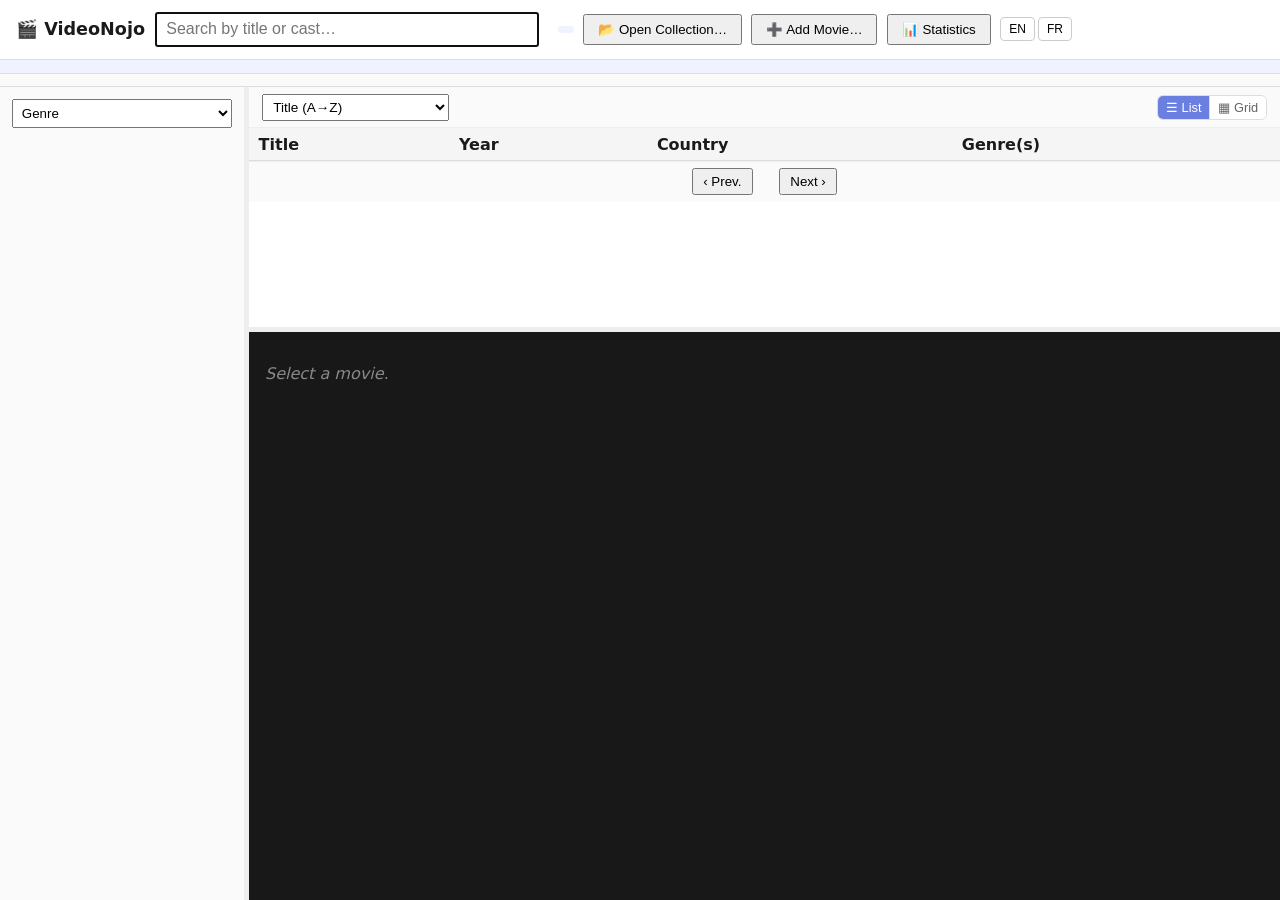
<file: project/app/src/index.html>
<!doctype html>
<html lang="en">
<head>
  <meta charset="utf-8" />
  <title>VideoNojo</title>
  <link rel="stylesheet" href="style.css" />
</head>
<body>
  <header>
    <h1>🎬 VideoNojo</h1>
    <input id="search" type="search" data-i18n-placeholder="search_placeholder" placeholder="Search by title or cast…" autofocus />
    <span id="count"></span>
    <span id="file-badge"></span>
    <button id="open-collection" data-i18n="nav_open">📂 Open Collection…</button>
    <button id="add-movie" data-i18n="nav_add">➕ Add Movie…</button>
    <button id="stats-btn" data-i18n="nav_stats">📊 Statistics</button>
    <span id="lang-toggle">
      <button id="lang-en" type="button">EN</button>
      <button id="lang-fr" type="button">FR</button>
    </span>
    <span id="app-version"></span>
  </header>
  <div id="tabs"></div>
  <div id="azbar"></div>
  <main id="main">
    <aside id="groups">
      <select id="group-field">
        <option value="genres" data-i18n="opt_group_genres">Genre</option>
        <option value="studios" data-i18n="opt_group_studios">Studio</option>
        <option value="formats" data-i18n="opt_group_formats">Format</option>
        <option value="country" data-i18n="opt_group_country">Country</option>
      </select>
      <div id="group-list"></div>
    </aside>
    <div id="splitter-v" title="Drag to resize"></div>
    <div id="right-col">
      <div id="list-pane">
        <div id="list-toolbar">
          <select id="sort">
            <option value="title" data-i18n="opt_sort_title">Title (A→Z)</option>
            <option value="year_desc" data-i18n="opt_sort_year_desc">Year (newest first)</option>
            <option value="rating_desc" data-i18n="opt_sort_rating_desc">Rating (highest first)</option>
            <option value="country" data-i18n="opt_sort_country">Country (A→Z)</option>
            <option value="date_added_desc" data-i18n="opt_sort_date_added">Date added (newest first)</option>
          </select>
          <div id="view-toggle">
            <button id="view-list" class="active" data-i18n="list_view_list">☰ List</button>
            <button id="view-grid" data-i18n="list_view_grid">▦ Grid</button>
          </div>
        </div>
        <table id="movies">
          <thead>
            <tr>
              <th data-k="title" data-i18n="col_title">Title</th>
              <th data-k="release_year" data-i18n="col_year">Year</th>
              <th data-k="country" data-i18n="col_country">Country</th>
              <th data-k="genres" data-i18n="col_genres">Genre(s)</th>
            </tr>
          </thead>
          <tbody></tbody>
        </table>
        <div id="grid-view"></div>
        <div id="pager">
          <button id="prev-page" data-i18n="list_prev">‹ Prev.</button>
          <span id="page-info"></span>
          <button id="next-page" data-i18n="list_next">Next ›</button>
        </div>
      </div>
      <div id="splitter-h" title="Drag to resize"></div>
      <aside id="detail">
        <p id="detail-empty" data-i18n="detail_select">Select a movie.</p>
        <div id="detail-content"></div>
      </aside>
    </div>
  </main>
  <div id="stats-pane"></div>
  <dialog id="add-movie-dialog">
    <form id="add-movie-form" method="dialog">
      <h2 id="add-movie-dialog-title" data-i18n="form_title_add">Add Movie</h2>
      <div class="add-mode-toggle" id="add-mode-toggle">
        <button type="button" class="add-mode-btn" data-mode="manual" data-i18n="add_mode_manual">✍️ Manually</button>
        <button type="button" class="add-mode-btn" data-mode="online" data-i18n="add_mode_online">🔍 Online search</button>
      </div>
      <div id="add-movie-online-panel" class="online-search-panel" style="display: none">
        <p class="add-hint" data-i18n="search_online_hint">Search by title — 2 free sources: Wikidata (films) and TVmaze (TV shows). Results are never merged across sources; pick whichever looks most reliable. Wikidata never has a poster image (film posters are copyrighted); TVmaze usually does.</p>
        <div class="online-search-box">
          <input id="onlineSearchInput" data-i18n-placeholder="search_online_placeholder" placeholder="Title…" />
          <button type="button" id="onlineSearchBtn" data-i18n="search_online_button">Search</button>
        </div>
        <div id="onlineSearchResults" class="online-search-results"></div>
      </div>
      <div id="add-movie-manual-fields">
      <div class="add-cover-field" id="add-movie-cover-field">
        <span class="label" data-i18n="add_cover_label">Cover (optional)</span>
        <button type="button" id="addCoverPickBtn" data-i18n="add_cover_choose">Choose an image…</button>
        <span id="addCoverChosen" class="add-cover-chosen"></span>
      </div>
      <label><span data-i18n="form_label_title">Title</span> <input name="title" required /></label>
      <label><span data-i18n="form_label_year">Release year</span> <input name="release_year" /></label>
      <label><span data-i18n="form_label_rating">Rating (0–5)</span> <input name="rating" type="number" min="0" max="5" /></label>
      <label><span data-i18n="form_label_country">Country</span> <input name="country" list="dl-country" /></label>
      <label><span data-i18n="form_label_series">Series</span> <input name="series" list="dl-series" /></label>
      <label><span data-i18n="form_label_box_set">Box set</span> <input name="box_set" list="dl-box_set" /></label>
      <label><span data-i18n="form_label_genres">Genre(s), comma-separated</span> <input name="genres" list="dl-genres" /></label>
      <label><span data-i18n="form_label_studios">Studio(s), comma-separated</span> <input name="studios" list="dl-studios" /></label>
      <label><span data-i18n="form_label_formats">Format(s), comma-separated</span> <input name="formats" list="dl-formats" /></label>
      <label><span data-i18n="form_label_regions">Region(s), comma-separated</span> <input name="regions" list="dl-regions" /></label>
      <label><span data-i18n="form_label_screen_ratios">Screen ratio(s), comma-separated</span> <input name="screen_ratios" list="dl-screen_ratios" /></label>
      <label><span data-i18n="form_label_subtitles">Subtitle(s), comma-separated</span> <input name="subtitles" list="dl-subtitles" /></label>
      <label><span data-i18n="form_label_audio_tracks">Audio track(s), comma-separated</span> <input name="audio_tracks" list="dl-audio_tracks" /></label>
      <label><span data-i18n="form_label_hdr">HDR, comma-separated</span> <input name="hdr" list="dl-hdr" /></label>
      <label><span data-i18n="form_label_extras">Extra(s), comma-separated</span> <input name="extras" list="dl-extras" /></label>
      <label><span data-i18n="form_label_tags">Tag(s), comma-separated</span> <input name="tags" list="dl-tags" /></label>
      <label><span data-i18n="form_label_actors">Actor(s), comma-separated</span> <input name="actors" list="dl-actors" /></label>
      <label><span data-i18n="form_label_crew">Crew, comma-separated ("Name" or "Name:Role")</span> <input name="crew" list="dl-crew" /></label>
      <datalist id="dl-country"></datalist>
      <datalist id="dl-series"></datalist>
      <datalist id="dl-box_set"></datalist>
      <datalist id="dl-genres"></datalist>
      <datalist id="dl-studios"></datalist>
      <datalist id="dl-formats"></datalist>
      <datalist id="dl-regions"></datalist>
      <datalist id="dl-screen_ratios"></datalist>
      <datalist id="dl-subtitles"></datalist>
      <datalist id="dl-audio_tracks"></datalist>
      <datalist id="dl-hdr"></datalist>
      <datalist id="dl-extras"></datalist>
      <datalist id="dl-tags"></datalist>
      <datalist id="dl-actors"></datalist>
      <datalist id="dl-crew"></datalist>
      <label><span data-i18n="form_label_plot">Plot</span> <textarea name="plot" rows="2"></textarea></label>
      <label><span data-i18n="form_label_notes">Notes</span> <textarea name="notes" rows="2"></textarea></label>
      </div>
      <div id="add-movie-error" class="error"></div>
      <menu>
        <button type="button" id="add-movie-cancel" data-i18n="form_cancel">Cancel</button>
        <button type="submit" id="add-movie-submit" data-i18n="form_next">Next…</button>
      </menu>
    </form>
  </dialog>

  <dialog id="add-preview-dialog">
    <h2 id="add-preview-title"></h2>
    <p id="add-preview-summary"></p>
    <ul id="add-preview-list"></ul>
    <menu>
      <button type="button" id="add-preview-cancel" data-i18n="form_cancel">Cancel</button>
      <button type="button" id="add-preview-confirm" data-i18n="add_preview_confirm">Confirm and add</button>
    </menu>
  </dialog>

  <script type="module" src="app.js"></script>
</body>
</html>
</file>
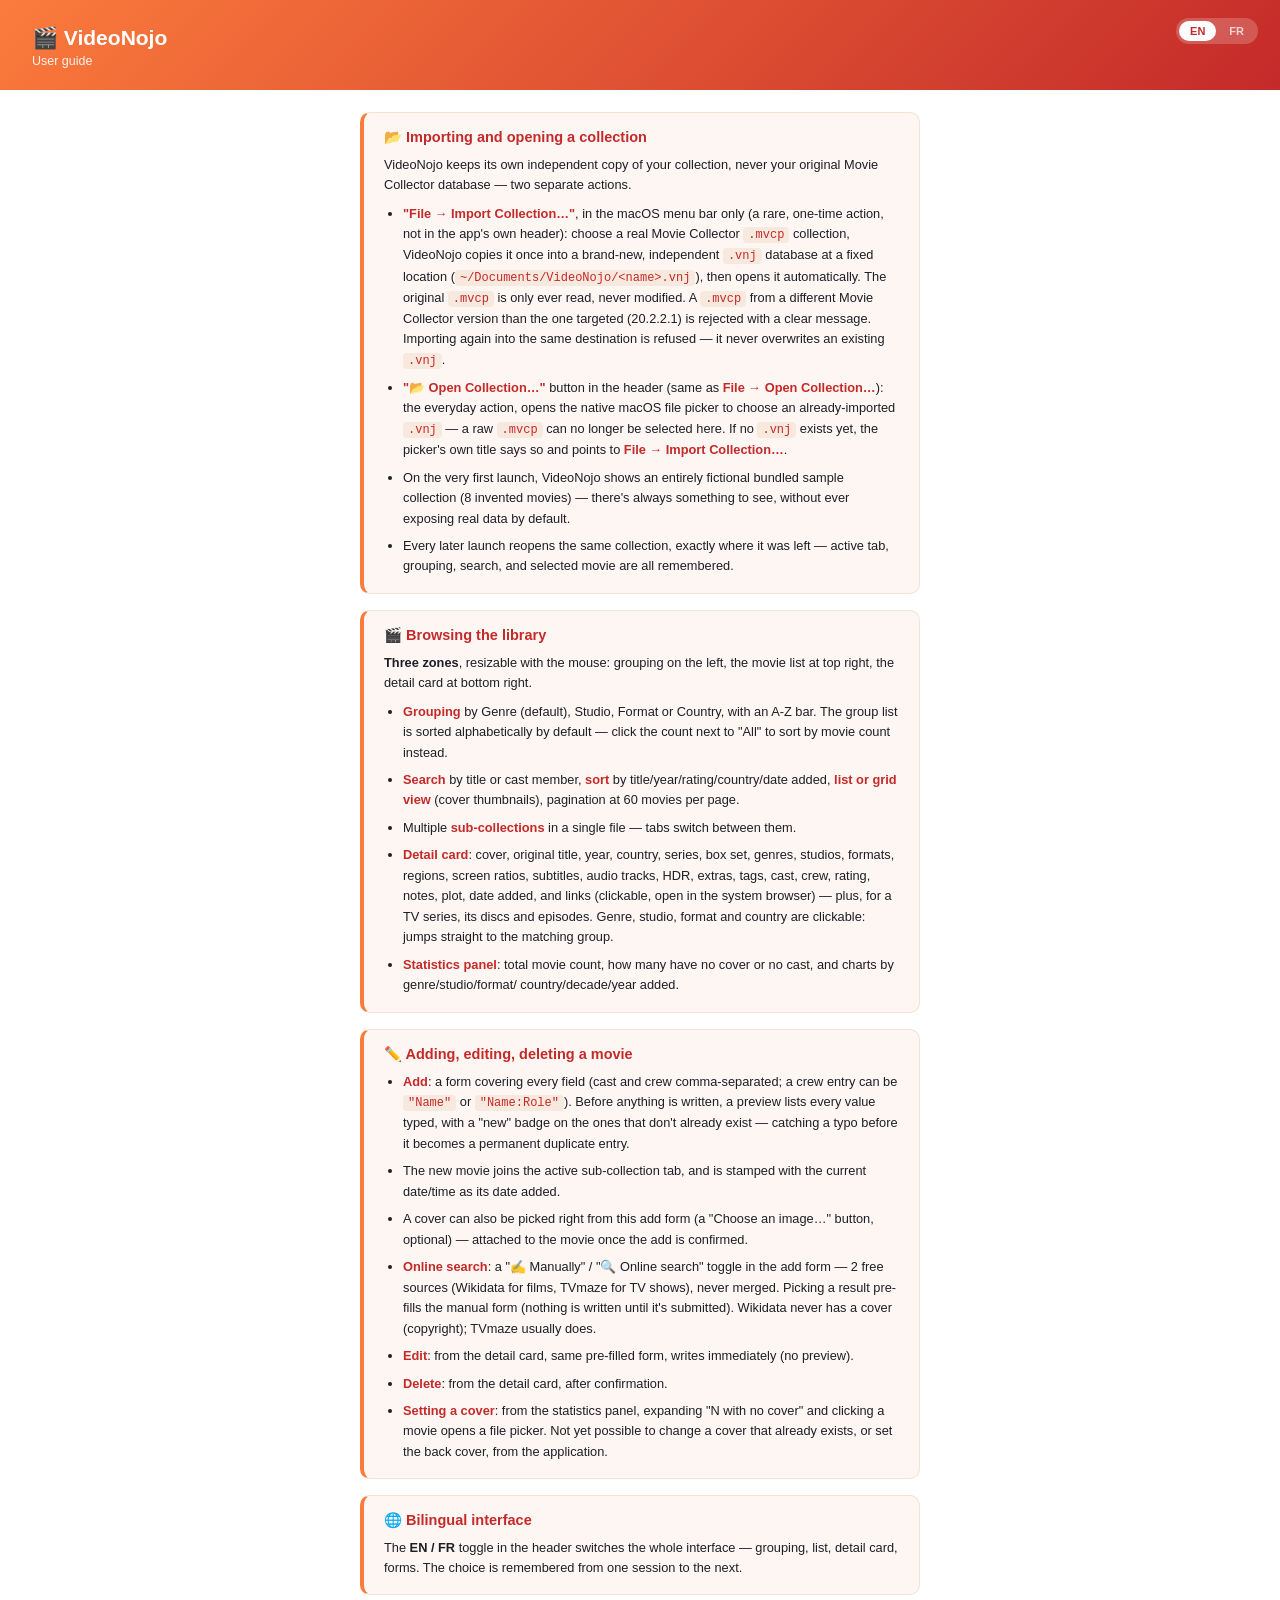
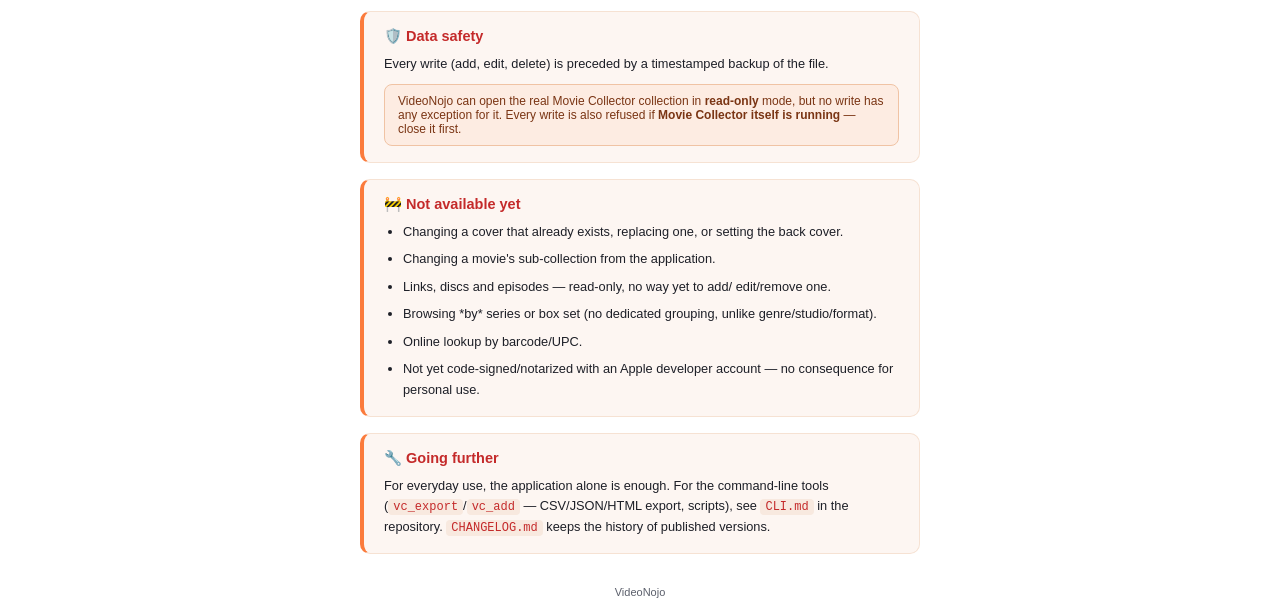
<file: project/app/src/help.html>
<!doctype html>
<html lang="en" data-lang="en">
<head>
<meta charset="utf-8">
<title>VideoNojo — Help</title>
<style>
  :root {
    --accent: #FB7B3C;
    --accent-dark: #C42A2A;
    --bg: #ffffff;
    --text: #1d1f27;
    --muted: #5b5f6b;
    --card-bg: #fdf6f2;
    --card-border: #f6e2d3;
  }
  * { box-sizing: border-box; }
  body {
    margin: 0;
    font-family: -apple-system, BlinkMacSystemFont, "Helvetica Neue", Arial, sans-serif;
    background: var(--bg);
    color: var(--text);
  }
  header.hero {
    background: linear-gradient(135deg, var(--accent) 0%, var(--accent-dark) 100%);
    color: #fff;
    padding: 26px 32px 22px;
    position: relative;
  }
  header.hero h1 { margin: 0 0 4px; font-size: 21px; font-weight: 700; }
  header.hero p.tagline { margin: 0; font-size: 12.5px; opacity: .92; }
  #lang-toggle {
    position: absolute; top: 18px; right: 22px;
    display: flex; gap: 2px;
    background: rgba(255,255,255,.2);
    border-radius: 999px;
    padding: 3px;
  }
  #lang-toggle button {
    border: none; background: transparent; color: #fff;
    font-size: 11px; font-weight: 700; padding: 4px 11px;
    border-radius: 999px; cursor: pointer; opacity: .75;
    font-family: inherit;
  }
  #lang-toggle button.active { background: #fff; color: var(--accent-dark); opacity: 1; }
  main { max-width: 620px; margin: 0 auto; padding: 22px 30px 12px; }
  section.card {
    background: var(--card-bg);
    border: 1px solid var(--card-border);
    border-left: 4px solid var(--accent);
    border-radius: 10px;
    padding: 16px 20px;
    margin-bottom: 16px;
  }
  section.card h2 {
    margin: 0 0 9px;
    font-size: 14.5px;
    font-weight: 700;
    color: var(--accent-dark);
  }
  section.card p { margin: 0 0 9px; font-size: 12.8px; line-height: 1.55; color: var(--text); }
  section.card p:last-child { margin-bottom: 0; }
  section.card ul { margin: 0; padding-left: 19px; }
  section.card li { font-size: 12.8px; line-height: 1.6; margin-bottom: 7px; }
  section.card li:last-child { margin-bottom: 0; }
  section.card li b { color: var(--accent-dark); }
  .note {
    background: #fff8e8; border: 1px solid #f0dca0; color: #6b5420;
    border-radius: 8px; padding: 9px 13px; font-size: 12px; margin-top: 10px;
  }
  .note.safe { background: #fdece2; border-color: #f0c3a4; color: #7a3514; }
  code {
    background: #f8e9df; color: var(--accent-dark);
    padding: 1px 5px; border-radius: 4px; font-size: 12px;
  }
  footer { text-align: center; font-size: 11px; color: var(--muted); padding: 4px 32px 24px; }
  [data-lang-content] { display: none; }
  html[data-lang="fr"] [data-lang-content="fr"] { display: block; }
  html[data-lang="en"] [data-lang-content="en"] { display: block; }
</style>
</head>
<body>
  <header class="hero">
    <div id="lang-toggle">
      <button data-lang-btn="en">EN</button>
      <button data-lang-btn="fr">FR</button>
    </div>
    <h1>🎬 VideoNojo</h1>
    <p class="tagline" data-lang-content="fr">Guide d'utilisation</p>
    <p class="tagline" data-lang-content="en">User guide</p>
  </header>
  <main>

    <div data-lang-content="fr">
      <section class="card">
        <h2>📂 Importer puis ouvrir une collection</h2>
        <p>VideoNojo garde sa propre copie indépendante de votre
        collection, jamais votre base Movie Collector d'origine — deux
        actions distinctes.</p>
        <ul>
          <li><b>« File → Import Collection… »</b>, uniquement dans la
          barre de menu macOS (action rare, à faire une seule fois, pas
          dans l'en-tête de l'app) : choisissez une vraie collection
          <code>.mvcp</code> Movie Collector, VideoNojo la copie une
          seule fois dans une nouvelle base <code>.vnj</code>
          indépendante, à un emplacement fixe
          (<code>~/Documents/VideoNojo/&lt;nom&gt;.vnj</code>), puis
          l'ouvre automatiquement. Le <code>.mvcp</code> d'origine
          n'est jamais modifié, seulement lu. Une collection
          <code>.mvcp</code> d'une version de Movie Collector
          différente de celle visée (20.2.2.1) est refusée avec un
          message clair. Importer à nouveau vers la même destination
          est refusé — ça n'écrase jamais un <code>.vnj</code>
          existant.</li>
          <li>Bouton <b>« 📂 Ouvrir une collection… »</b> dans l'en-tête
          (identique à <b>File → Open Collection…</b>) : l'action du
          quotidien, ouvre le sélecteur natif macOS pour choisir un
          <code>.vnj</code> déjà importé — un <code>.mvcp</code> brut
          ne peut plus être sélectionné ici. Si aucun <code>.vnj</code>
          n'existe encore, le titre du sélecteur le signale et renvoie
          vers <b>File → Import Collection…</b>.</li>
          <li>Au tout premier lancement, VideoNojo affiche une collection
          d'exemple intégrée, entièrement fictive (8 films inventés) —
          il y a toujours quelque chose à voir, sans jamais exposer de
          vraies données par défaut.</li>
          <li>Chaque lancement suivant rouvre la même collection,
          exactement là où on l'avait laissée — onglet, regroupement,
          recherche et film sélectionné.</li>
        </ul>
      </section>

      <section class="card">
        <h2>🎬 Parcourir la bibliothèque</h2>
        <p><b>Trois zones</b> redimensionnables à la souris : le
        regroupement à gauche, la liste des films en haut à droite, la
        fiche détail en bas à droite.</p>
        <ul>
          <li><b>Regroupement</b> par Genre (par défaut), Studio, Format
          ou Pays, avec une barre A-Z. La liste des groupes est triée
          par ordre alphabétique par défaut — cliquer sur le nombre à
          côté de « Tous » la trie par nombre de films.</li>
          <li><b>Recherche</b> par titre ou nom d'acteur, <b>tri</b> par
          titre/année/note/pays/date d'ajout, <b>vue liste ou
          grille</b> (jaquettes), pagination à 60 films par page.</li>
          <li><b>Sous-collections</b> multiples dans un même fichier —
          des onglets permettent de basculer entre elles.</li>
          <li><b>Fiche détail</b> : jaquette, titre original, année,
          pays, série, coffret, genres, studios, formats, régions,
          formats d'écran, sous-titres, pistes audio, HDR, bonus,
          étiquettes, distribution, équipe technique, note, notes,
          synopsis, date d'ajout, et les liens (cliquables, ouverts dans
          le navigateur système) — plus, pour une série TV, ses disques
          et épisodes. Genre, studio, format et pays sont cliquables :
          ça saute directement au groupe correspondant.</li>
          <li><b>Panneau statistiques</b> : nombre total de films,
          combien n'ont pas de jaquette ou pas d'acteur, et des
          graphiques par genre/studio/format/pays/décennie/année
          d'ajout.</li>
        </ul>
      </section>

      <section class="card">
        <h2>✏️ Ajouter, modifier, supprimer un film</h2>
        <ul>
          <li><b>Ajouter</b> : un formulaire couvrant tous les champs
          (acteurs et équipe séparés par des virgules ; une entrée
          d'équipe peut être <code>"Nom"</code> ou
          <code>"Nom:Rôle"</code>). Avant toute écriture, un aperçu
          liste chaque valeur saisie avec un badge « nouveau » sur
          celles qui n'existent pas encore — pour repérer une faute de
          frappe avant qu'elle devienne une entrée dupliquée
          permanente.</li>
          <li>Le nouveau film rejoint l'onglet de sous-collection actif,
          et reçoit la date/heure actuelles comme date d'ajout.</li>
          <li>Une jaquette peut aussi être choisie directement depuis
          ce formulaire d'ajout (bouton « Choisir une image… »,
          facultatif) — attachée au film dès que l'ajout est
          confirmé.</li>
          <li><b>Recherche en ligne</b> : bascule « ✍️ Manuellement » /
          « 🔍 Recherche en ligne » dans le formulaire d'ajout — 2
          sources gratuites (Wikidata pour les films, TVmaze pour les
          séries TV), jamais fusionnées. Choisir un résultat pré-remplit
          le formulaire manuel (rien n'est écrit avant sa soumission).
          Wikidata n'a jamais de jaquette (droit d'auteur) ; TVmaze en a
          généralement une.</li>
          <li><b>Modifier</b> : depuis la fiche détail, même formulaire
          pré-rempli, écriture immédiate (pas d'aperçu).</li>
          <li><b>Supprimer</b> : depuis la fiche détail, après
          confirmation.</li>
          <li><b>Définir une jaquette</b> : depuis le panneau
          statistiques, dérouler « N sans jaquette » puis cliquer sur un
          film ouvre un sélecteur de fichier. Pas encore possible de
          changer la jaquette d'un film qui en a déjà une, ni de définir
          la jaquette arrière, depuis l'application.</li>
        </ul>
      </section>

      <section class="card">
        <h2>🌐 Interface bilingue</h2>
        <p>La bascule <b>EN / FR</b> dans l'en-tête change toute
        l'interface — regroupement, liste, fiche détail, formulaires. Le
        choix est mémorisé d'une session à l'autre.</p>
      </section>

      <section class="card">
        <h2>🛡️ Sécurité des données</h2>
        <p>Chaque écriture (ajout, modification, suppression) est
        précédée d'une sauvegarde horodatée du fichier.</p>
        <div class="note safe">VideoNojo peut ouvrir la vraie collection
        Movie Collector en <b>lecture seule</b>, mais aucune écriture
        n'a d'exception pour elle. Toute écriture est aussi refusée si
        <b>Movie Collector lui-même est lancé</b> — fermez-le
        d'abord.</div>
      </section>

      <section class="card">
        <h2>🚧 Pas encore disponible</h2>
        <ul>
          <li>Changer la jaquette d'un film qui en a déjà une, la
          remplacer, ou définir la jaquette arrière.</li>
          <li>Changer la sous-collection d'un film depuis
          l'application.</li>
          <li>Liens, disques et épisodes — lecture seule, aucun moyen
          pour l'instant d'en ajouter/modifier/supprimer.</li>
          <li>Parcourir *par* série ou coffret (pas de regroupement
          dédié, contrairement à genre/studio/format).</li>
          <li>Recherche en ligne par code-barres/UPC.</li>
          <li>Application pas encore signée/notariée par un compte
          développeur Apple — sans conséquence pour un usage
          personnel.</li>
        </ul>
      </section>

      <section class="card">
        <h2>🔧 Pour aller plus loin</h2>
        <p>Pour un usage courant, l'application seule suffit. Pour les
        outils en ligne de commande (<code>vc_export</code>/
        <code>vc_add</code> — export CSV/JSON/HTML, scripts), voir
        <code>CLI.fr.md</code> dans le dépôt. <code>CHANGELOG.fr.md</code>
        garde l'historique des versions publiées.</p>
      </section>
    </div>

    <div data-lang-content="en">
      <section class="card">
        <h2>📂 Importing and opening a collection</h2>
        <p>VideoNojo keeps its own independent copy of your collection,
        never your original Movie Collector database — two separate
        actions.</p>
        <ul>
          <li><b>"File → Import Collection…"</b>, in the macOS menu bar
          only (a rare, one-time action, not in the app's own header):
          choose a real Movie Collector <code>.mvcp</code> collection,
          VideoNojo copies it once into a brand-new, independent
          <code>.vnj</code> database at a fixed location
          (<code>~/Documents/VideoNojo/&lt;name&gt;.vnj</code>), then
          opens it automatically. The original <code>.mvcp</code> is
          only ever read, never modified. A <code>.mvcp</code> from a
          different Movie Collector version than the one targeted
          (20.2.2.1) is rejected with a clear message. Importing again
          into the same destination is refused — it never overwrites
          an existing <code>.vnj</code>.</li>
          <li><b>"📂 Open Collection…"</b> button in the header (same as
          <b>File → Open Collection…</b>): the everyday action, opens
          the native macOS file picker to choose an already-imported
          <code>.vnj</code> — a raw <code>.mvcp</code> can no longer be
          selected here. If no <code>.vnj</code> exists yet, the
          picker's own title says so and points to <b>File → Import
          Collection…</b>.</li>
          <li>On the very first launch, VideoNojo shows an entirely
          fictional bundled sample collection (8 invented movies) —
          there's always something to see, without ever exposing real
          data by default.</li>
          <li>Every later launch reopens the same collection, exactly
          where it was left — active tab, grouping, search, and selected
          movie are all remembered.</li>
        </ul>
      </section>

      <section class="card">
        <h2>🎬 Browsing the library</h2>
        <p><b>Three zones</b>, resizable with the mouse: grouping on the
        left, the movie list at top right, the detail card at bottom
        right.</p>
        <ul>
          <li><b>Grouping</b> by Genre (default), Studio, Format or
          Country, with an A-Z bar. The group list is sorted
          alphabetically by default — click the count next to "All" to
          sort by movie count instead.</li>
          <li><b>Search</b> by title or cast member, <b>sort</b> by
          title/year/rating/country/date added, <b>list or grid
          view</b> (cover thumbnails), pagination at 60 movies per
          page.</li>
          <li>Multiple <b>sub-collections</b> in a single file — tabs
          switch between them.</li>
          <li><b>Detail card</b>: cover, original title, year, country,
          series, box set, genres, studios, formats, regions, screen
          ratios, subtitles, audio tracks, HDR, extras, tags, cast,
          crew, rating, notes, plot, date added, and links (clickable,
          open in the system browser) — plus, for a TV series, its discs
          and episodes. Genre, studio, format and country are clickable:
          jumps straight to the matching group.</li>
          <li><b>Statistics panel</b>: total movie count, how many have
          no cover or no cast, and charts by genre/studio/format/
          country/decade/year added.</li>
        </ul>
      </section>

      <section class="card">
        <h2>✏️ Adding, editing, deleting a movie</h2>
        <ul>
          <li><b>Add</b>: a form covering every field (cast and crew
          comma-separated; a crew entry can be <code>"Name"</code> or
          <code>"Name:Role"</code>). Before anything is written, a
          preview lists every value typed, with a "new" badge on the
          ones that don't already exist — catching a typo before it
          becomes a permanent duplicate entry.</li>
          <li>The new movie joins the active sub-collection tab, and is
          stamped with the current date/time as its date added.</li>
          <li>A cover can also be picked right from this add form (a
          "Choose an image…" button, optional) — attached to the movie
          once the add is confirmed.</li>
          <li><b>Online search</b>: a "✍️ Manually" / "🔍 Online search"
          toggle in the add form — 2 free sources (Wikidata for films,
          TVmaze for TV shows), never merged. Picking a result
          pre-fills the manual form (nothing is written until it's
          submitted). Wikidata never has a cover (copyright); TVmaze
          usually does.</li>
          <li><b>Edit</b>: from the detail card, same pre-filled form,
          writes immediately (no preview).</li>
          <li><b>Delete</b>: from the detail card, after
          confirmation.</li>
          <li><b>Setting a cover</b>: from the statistics panel,
          expanding "N with no cover" and clicking a movie opens a file
          picker. Not yet possible to change a cover that already
          exists, or set the back cover, from the application.</li>
        </ul>
      </section>

      <section class="card">
        <h2>🌐 Bilingual interface</h2>
        <p>The <b>EN / FR</b> toggle in the header switches the whole
        interface — grouping, list, detail card, forms. The choice is
        remembered from one session to the next.</p>
      </section>

      <section class="card">
        <h2>🛡️ Data safety</h2>
        <p>Every write (add, edit, delete) is preceded by a timestamped
        backup of the file.</p>
        <div class="note safe">VideoNojo can open the real Movie
        Collector collection in <b>read-only</b> mode, but no write has
        any exception for it. Every write is also refused if <b>Movie
        Collector itself is running</b> — close it first.</div>
      </section>

      <section class="card">
        <h2>🚧 Not available yet</h2>
        <ul>
          <li>Changing a cover that already exists, replacing one, or
          setting the back cover.</li>
          <li>Changing a movie's sub-collection from the
          application.</li>
          <li>Links, discs and episodes — read-only, no way yet to add/
          edit/remove one.</li>
          <li>Browsing *by* series or box set (no dedicated grouping,
          unlike genre/studio/format).</li>
          <li>Online lookup by barcode/UPC.</li>
          <li>Not yet code-signed/notarized with an Apple developer
          account — no consequence for personal use.</li>
        </ul>
      </section>

      <section class="card">
        <h2>🔧 Going further</h2>
        <p>For everyday use, the application alone is enough. For the
        command-line tools (<code>vc_export</code>/<code>vc_add</code>
        — CSV/JSON/HTML export, scripts), see <code>CLI.md</code> in the
        repository. <code>CHANGELOG.md</code> keeps the history of
        published versions.</p>
      </section>
    </div>

  </main>
  <footer>
    <span data-lang-content="fr">VideoNojo</span>
    <span data-lang-content="en">VideoNojo</span>
  </footer>
<script>
  (function () {
    var KEY = "videonojo_lang";
    var html = document.documentElement;
    function apply(lang) {
      html.setAttribute("data-lang", lang);
      document.querySelectorAll("#lang-toggle button").forEach(function (b) {
        b.classList.toggle("active", b.dataset.langBtn === lang);
      });
    }
    var saved = null;
    try { saved = localStorage.getItem(KEY); } catch (e) {}
    apply(saved === "fr" ? "fr" : "en");
    document.querySelectorAll("#lang-toggle button").forEach(function (b) {
      b.addEventListener("click", function () {
        var lang = b.dataset.langBtn;
        apply(lang);
        try { localStorage.setItem(KEY, lang); } catch (e) {}
      });
    });
  })();
</script>
</body>
</html>
</file>
<file: project/app/src/style.css>
body {
  font-family: -apple-system, system-ui, sans-serif;
  margin: 0;
  color: #1a1a1a;
  height: 100vh;
  display: flex;
  flex-direction: column;
}

header {
  display: flex;
  align-items: center;
  gap: 0.6rem;
  padding: 0.75rem 1rem;
  border-bottom: 1px solid #ddd;
  background: #fff;
  flex-shrink: 0;
}

header h1 {
  font-size: 1.1rem;
  margin: 0;
  flex-shrink: 0;
}

#search {
  flex: 1 1 12rem;
  min-width: 8rem;
  max-width: 24rem;
  font-size: 1rem;
  padding: 0.4rem 0.6rem;
}

#count {
  color: #666;
  font-size: 0.85rem;
}

#file-badge {
  color: #666;
  font-size: 0.8rem;
  padding: 0.2rem 0.5rem;
  background: #f0f2ff;
  border-radius: 4px;
}

#open-collection,
#add-movie {
  padding: 0.4rem 0.8rem;
  cursor: pointer;
}

#app-version {
  color: #999;
  font-size: 0.75rem;
  margin-left: auto;
}

#lang-toggle {
  display: flex;
  gap: 0.2rem;
}

#lang-toggle button {
  padding: 0.25rem 0.5rem;
  font-size: 0.75rem;
  cursor: pointer;
  border: 1px solid #ccc;
  background: #fff;
  border-radius: 4px;
}

#lang-toggle button.active {
  background: #2e4bb0;
  color: #fff;
  border-color: #2e4bb0;
}

dialog {
  border: none;
  border-radius: 6px;
  box-shadow: 0 4px 24px rgba(0, 0, 0, 0.2);
  padding: 1.25rem;
  width: 26rem;
  max-height: 85vh;
  overflow-y: auto;
}

dialog::backdrop {
  background: rgba(0, 0, 0, 0.3);
}

dialog h2 {
  margin: 0 0 0.75rem 0;
  font-size: 1.05rem;
}

#add-movie-form label {
  display: block;
  font-size: 0.85rem;
  color: #555;
  margin-bottom: 0.6rem;
}

#add-movie-form input,
#add-movie-form textarea {
  display: block;
  width: 100%;
  box-sizing: border-box;
  margin-top: 0.2rem;
  padding: 0.35rem 0.5rem;
  font-size: 0.95rem;
}

dialog menu {
  display: flex;
  justify-content: flex-end;
  gap: 0.5rem;
  margin: 1rem 0 0 0;
  padding: 0;
}

dialog menu button {
  padding: 0.4rem 0.8rem;
  cursor: pointer;
}

.error {
  color: #c0392b;
  font-size: 0.85rem;
  min-height: 1.2em;
}

.add-cover-field { display: flex; align-items: center; gap: 10px; margin-bottom: 1rem; }
.add-cover-field .label { font-size: 0.85rem; font-weight: 600; color: #666; }
.add-cover-field button {
  background: #fff;
  border: 1px solid #ddd;
  border-radius: 6px;
  padding: 6px 12px;
  font-size: 0.85rem;
  font-weight: 500;
  color: #1a1a1a;
  cursor: pointer;
  font-family: inherit;
}
.add-cover-field button:hover { border-color: #4ea1f3; color: #2e6fb0; }
.add-cover-chosen { font-size: 0.85rem; color: #666; }

.add-mode-toggle { display: flex; gap: 0.4rem; margin-bottom: 0.9rem; }
.add-mode-btn {
  flex: 1;
  padding: 0.4rem 0.6rem;
  font-size: 0.85rem;
  border: 1px solid #ddd;
  border-radius: 6px;
  background: #fff;
  color: #555;
  cursor: pointer;
  font-family: inherit;
}
.add-mode-btn.active { border-color: #4ea1f3; color: #2e6fb0; font-weight: 600; }

.add-hint { font-size: 0.8rem; color: #666; margin: 0 0 0.6rem 0; }

.online-search-box { display: flex; gap: 0.4rem; margin-bottom: 0.8rem; }
.online-search-box input {
  flex: 1;
  padding: 0.35rem 0.5rem;
  font-size: 0.95rem;
  box-sizing: border-box;
}
.online-search-box button {
  padding: 0.4rem 0.8rem;
  cursor: pointer;
  font-family: inherit;
}

.online-search-results { display: flex; flex-direction: column; gap: 0.5rem; max-height: 50vh; overflow-y: auto; }
.online-result {
  display: flex;
  align-items: center;
  gap: 0.6rem;
  border: 1px solid #eee;
  border-radius: 6px;
  padding: 0.5rem;
}
.online-result-cover { width: 44px; height: 66px; object-fit: cover; border-radius: 3px; flex-shrink: 0; }
.online-result-cover-empty { width: 44px; height: 66px; background: #eee; border-radius: 3px; flex-shrink: 0; }
.online-result-info { flex: 1; display: flex; flex-direction: column; gap: 0.1rem; min-width: 0; }
.online-result-info strong { font-size: 0.9rem; }
.online-result-info span { font-size: 0.78rem; color: #777; }
.online-result-source {
  align-self: flex-start;
  font-size: 0.68rem;
  text-transform: uppercase;
  letter-spacing: 0.03em;
  color: #4ea1f3;
  font-weight: 600;
}
.online-result-choose {
  padding: 0.3rem 0.6rem;
  font-size: 0.8rem;
  cursor: pointer;
  font-family: inherit;
  flex-shrink: 0;
}

#add-preview-list {
  padding-left: 1.2rem;
  font-size: 0.9rem;
}

.new-badge {
  background: #dce5fb;
  color: #2e4bb0;
  font-size: 0.7rem;
  font-weight: 600;
  padding: 0.05rem 0.35rem;
  border-radius: 999px;
}

#tabs {
  display: flex;
  gap: 0.4rem;
  padding: 0.4rem 1rem;
  overflow-x: auto;
  background: #f0f2ff;
  border-bottom: 1px solid #ddd;
  flex-shrink: 0;
}

#tabs .tab {
  flex: 0 0 auto;
  padding: 0.3rem 0.7rem;
  border-radius: 999px;
  font-size: 0.75rem;
  font-weight: 500;
  white-space: nowrap;
  cursor: pointer;
  background: #e4e9ff;
  border: 1px solid #c3d2f7;
  color: #2e4bb0;
}

#tabs .tab:hover {
  background: #dce5fb;
  border-color: #6a7fe0;
}

#tabs .tab.active {
  background: #6a7fe0;
  border-color: #6a7fe0;
  color: #fff;
}

#tabs .tab .n {
  opacity: 0.75;
  margin-left: 0.3rem;
}

#tabs .tab.active .n {
  opacity: 0.9;
}

#azbar {
  display: flex;
  flex-wrap: nowrap;
  justify-content: space-between;
  overflow-x: auto;
  gap: 0.2rem;
  padding: 0.4rem 1rem;
  background: #fafafa;
  border-bottom: 1px solid #ddd;
  flex-shrink: 0;
}

#azbar button {
  border: 1px solid transparent;
  background: none;
  font-size: 0.75rem;
  font-weight: 600;
  color: #888;
  padding: 0.25rem 0.55rem;
  border-radius: 4px;
  cursor: pointer;
  min-width: 1.6rem;
  flex-shrink: 0;
}

#azbar button:hover {
  background: #f5f7ff;
  color: #1a1a1a;
}

#azbar button.active {
  background: #6a7fe0;
  color: #fff;
}

#main {
  flex: 1;
  min-height: 0;
  display: flex;
  overflow: hidden;
}

#groups {
  flex: 0 0 220px;
  min-width: 140px;
  padding: 0.75rem;
  overflow-y: auto;
  background: #fafafa;
}

#splitter-v {
  flex: 0 0 5px;
  cursor: col-resize;
  background: #eee;
}

#splitter-v:hover,
#splitter-v.dragging {
  background: #6a7fe0;
}

#group-field {
  width: 100%;
  margin-bottom: 0.5rem;
  padding: 0.3rem;
}

.group-row {
  display: flex;
  justify-content: space-between;
  gap: 0.5rem;
  padding: 0.3rem 0.4rem;
  border-radius: 4px;
  cursor: pointer;
  font-size: 0.9rem;
}

.group-row:hover {
  background: #eef0ff;
}

.group-row.active {
  background: #dce5fb;
  font-weight: 600;
}

.group-label {
  overflow: hidden;
  text-overflow: ellipsis;
  white-space: nowrap;
}

.group-count {
  color: #888;
  flex-shrink: 0;
}

.group-count.sortable {
  cursor: pointer;
  padding: 0.05rem 0.35rem;
  border-radius: 999px;
}

.group-count.sortable:hover {
  background: #e4e9ff;
  color: #2e4bb0;
}

.group-count.sort-active {
  background: #6a7fe0;
  color: #fff;
}

#right-col {
  flex: 1;
  min-width: 0;
  display: flex;
  flex-direction: column;
  overflow: hidden;
}

#list-pane {
  /* ~5 rows + header by default — the detail pane below gets most of
     the space until the user drags #splitter-h to show more. */
  flex: 0 0 240px;
  min-height: 100px;
  display: flex;
  flex-direction: column;
  overflow: auto;
}

#list-toolbar {
  display: flex;
  justify-content: space-between;
  align-items: center;
  padding: 0.4rem 0.8rem;
  border-bottom: 1px solid #eee;
  background: #fafafa;
  flex-shrink: 0;
}

#sort {
  padding: 0.25rem 0.4rem;
  font-size: 0.85rem;
}

#view-toggle {
  display: flex;
  border: 1px solid #ddd;
  border-radius: 6px;
  overflow: hidden;
}

#view-toggle button {
  border: none;
  background: #fff;
  padding: 0.25rem 0.5rem;
  font-size: 0.8rem;
  cursor: pointer;
  color: #666;
}

#view-toggle button:hover {
  background: #f5f7ff;
  color: #1a1a1a;
}

#view-toggle button + button {
  border-left: 1px solid #ddd;
}

#view-toggle button.active {
  background: #6a7fe0;
  color: #fff;
}

#movies {
  border-collapse: collapse;
  width: 100%;
}

#grid-view {
  display: none;
  grid-template-columns: repeat(auto-fill, minmax(8.5rem, 1fr));
  gap: 0.8rem;
  padding: 0.8rem;
  align-content: start;
}

#list-pane.view-grid table {
  display: none;
}

#list-pane.view-grid #grid-view {
  display: grid;
}

.grid-tile {
  cursor: pointer;
  border-radius: 6px;
  padding: 0.3rem;
}

.grid-tile:hover {
  background: #f0f2ff;
}

.grid-tile .thumb {
  width: 100%;
  aspect-ratio: 2 / 3;
  object-fit: cover;
  border-radius: 4px;
  background: #e4e4e8;
  display: block;
}

.grid-tile .t {
  font-size: 0.8rem;
  font-weight: 600;
  margin-top: 0.3rem;
  overflow: hidden;
  text-overflow: ellipsis;
  white-space: nowrap;
}

.grid-tile .y {
  font-size: 0.72rem;
  color: #666;
  overflow: hidden;
  text-overflow: ellipsis;
  white-space: nowrap;
}

#pager {
  display: flex;
  align-items: center;
  justify-content: center;
  gap: 0.8rem;
  padding: 0.4rem;
  border-top: 1px solid #eee;
  background: #fafafa;
  flex-shrink: 0;
  font-size: 0.8rem;
}

#pager button {
  padding: 0.25rem 0.6rem;
  cursor: pointer;
}

#pager button:disabled {
  cursor: default;
  opacity: 0.4;
}

#page-info {
  color: #666;
}

#splitter-h {
  flex: 0 0 5px;
  cursor: row-resize;
  background: #eee;
}

#splitter-h:hover,
#splitter-h.dragging {
  background: #6a7fe0;
}

#movies th {
  text-align: left;
  position: sticky;
  top: 0;
  background: #f5f5f5;
  padding: 0.4rem 0.6rem;
  border-bottom: 1px solid #ddd;
}

#movies td {
  padding: 0.4rem 0.6rem;
  border-bottom: 1px solid #eee;
  cursor: pointer;
}

#movies tr:hover td {
  background: #f5f7ff;
}

#detail {
  flex: 1 1 auto;
  min-height: 100px;
  padding: 1rem;
  overflow-y: auto;
  background: #181818;
}

#detail-empty {
  color: #888;
  font-style: italic;
}

#detail-content {
  background: #181818;
  color: #e6e6e6;
  padding: 1rem;
  border-radius: 6px;
}

#detail-content h2 {
  font-size: 1.3rem;
  font-weight: 700;
  color: #4ea1f3;
  margin: 0 0 0.75rem;
}

#detail-content .tag-link {
  cursor: pointer;
  color: #e6e6e6;
  border-bottom: 1px dashed #777;
}

#detail-content .tag-link:hover {
  color: #4ea1f3;
  border-bottom-color: #4ea1f3;
}

#detail-content .detail-top {
  display: flex;
  gap: 1.25rem;
  align-items: flex-start;
}

#detail-content .cover {
  width: 220px;
  aspect-ratio: 2 / 3;
  object-fit: cover;
  border-radius: 4px;
  flex-shrink: 0;
}

#detail-content dl {
  display: grid;
  grid-template-columns: 6rem 1fr;
  gap: 0.25rem 0.5rem;
  font-size: 0.9rem;
}

#detail-content dt {
  color: #999;
}

#detail-content dd {
  margin: 0;
}

#detail-content .disc-heading {
  font-weight: 600;
  margin-top: 0.75rem;
  font-size: 0.85rem;
  color: #999;
}

#detail-content ol {
  padding-left: 1.2rem;
  font-size: 0.9rem;
  margin: 0.25rem 0 0;
}

.link-list {
  list-style: none;
  margin: 0;
  padding: 0;
}

.link-list a {
  color: #4ea1f3;
  cursor: pointer;
}

.link-list a:hover {
  text-decoration: underline;
}

.detail-actions {
  display: flex;
  gap: 0.5rem;
  margin-top: 1rem;
  border-top: 1px solid #333;
  padding-top: 1rem;
}

.detail-actions button {
  padding: 0.35rem 0.7rem;
  cursor: pointer;
}

#stats-pane {
  display: none;
  flex: 1;
  overflow-y: auto;
  background: #fbfbfc;
  padding: 1.5rem;
  min-height: 0;
}

body.panel-stats #main {
  display: none;
}

body.panel-stats #stats-pane {
  display: block;
}

.stats-wrap {
  max-width: 60rem;
  margin: 0 auto;
}

.stats-wrap h2 {
  font-size: 1.1rem;
  margin: 0 0 0.9rem;
}

.stat-summary {
  display: flex;
  flex-wrap: wrap;
  gap: 1rem;
  font-size: 0.85rem;
  color: #666;
  margin-bottom: 1.2rem;
}

.stat-summary strong {
  color: #1a1a1a;
}

.stat-link {
  cursor: pointer;
  border-bottom: 1px dashed #999;
}

.stat-link:hover {
  color: #1a1a1a;
  border-bottom-color: #6a7fe0;
}

.stat-link.expanded {
  color: #6a7fe0;
  border-bottom-color: #6a7fe0;
}

.stat-detail {
  background: #fff;
  border: 1px solid #ddd;
  border-radius: 8px;
  padding: 0.7rem 1rem;
  margin: -0.4rem 0 1rem;
  max-height: 14rem;
  overflow-y: auto;
}

.stat-detail h4 {
  margin: 0 0 0.4rem;
  font-size: 0.75rem;
  font-weight: 700;
  text-transform: uppercase;
  letter-spacing: 0.05em;
  color: #888;
}

.stat-detail-list {
  list-style: none;
  margin: 0;
  padding: 0;
  font-size: 0.82rem;
}

.stat-detail-list li {
  padding: 0.2rem 0;
  border-bottom: 1px solid #f0f0f2;
}

.stat-detail-list li:last-child {
  border-bottom: none;
}

.stat-detail-list li.clickable {
  cursor: pointer;
  border-radius: 4px;
  padding-left: 0.3rem;
  margin-left: -0.3rem;
}

.stat-detail-list li.clickable:hover {
  background: #f0f2ff;
  color: #2e4bb0;
}

.stat-grid {
  display: grid;
  grid-template-columns: repeat(auto-fit, minmax(20rem, 1fr));
  gap: 1.1rem;
}

.stat-block {
  background: #fff;
  border: 1px solid #ddd;
  border-radius: 8px;
  padding: 0.9rem 1rem;
}

.stat-block h3 {
  font-size: 0.7rem;
  font-weight: 700;
  text-transform: uppercase;
  letter-spacing: 0.05em;
  color: #888;
  margin: 0 0 0.6rem;
}

.stat-row {
  display: flex;
  align-items: center;
  gap: 0.5rem;
  font-size: 0.8rem;
  margin-bottom: 0.3rem;
}

.stat-row .label {
  width: 9rem;
  flex-shrink: 0;
  overflow: hidden;
  text-overflow: ellipsis;
  white-space: nowrap;
}

.stat-row .bar-wrap {
  flex: 1;
  background: #eceef2;
  border-radius: 3px;
  height: 0.6rem;
  overflow: hidden;
}

.stat-row .bar {
  display: block;
  background: #6a7fe0;
  height: 100%;
}

.stat-row .val {
  width: 2.3rem;
  text-align: right;
  color: #888;
  font-size: 0.7rem;
  flex-shrink: 0;
}

.stat-empty {
  font-size: 0.8rem;
  color: #888;
}

#stats-btn {
  padding: 0.4rem 0.8rem;
  cursor: pointer;
}

#stats-btn.active {
  background: #6a7fe0;
  color: #fff;
  border-color: #6a7fe0;
}
</file>
